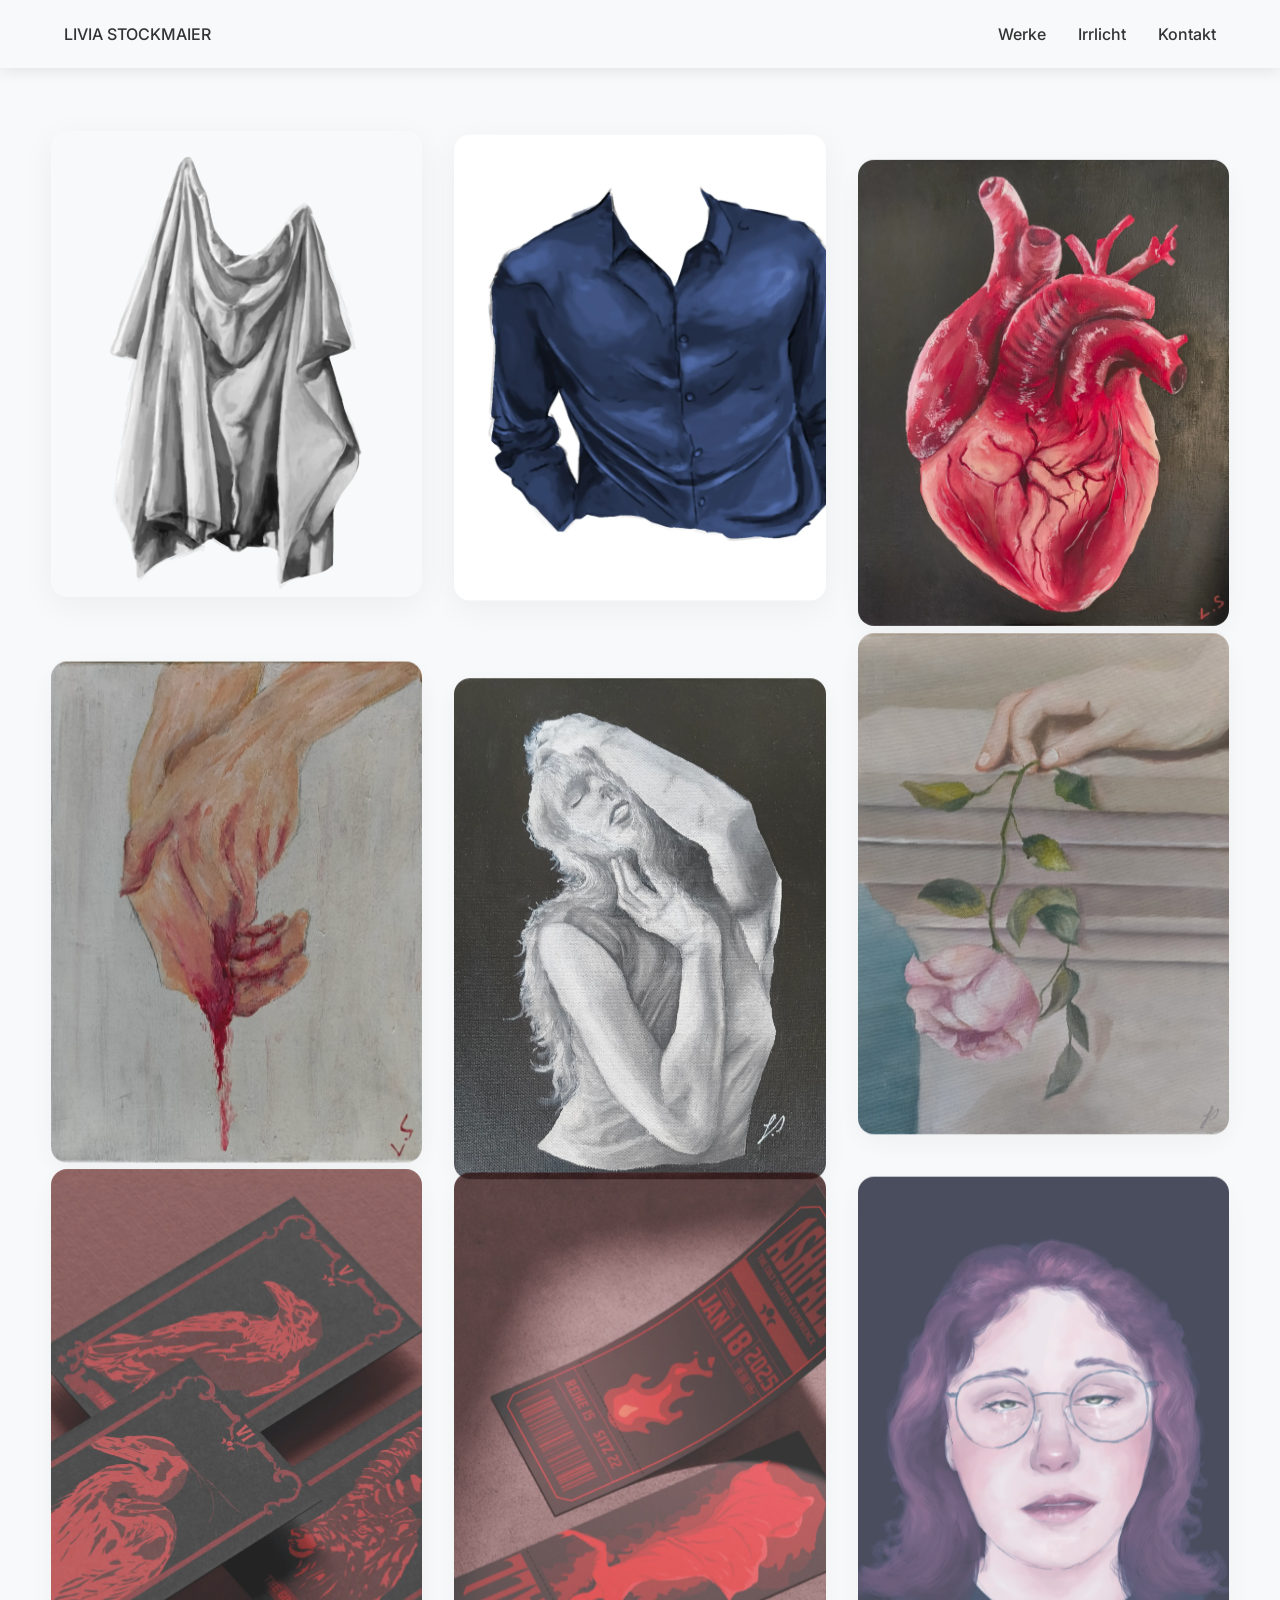
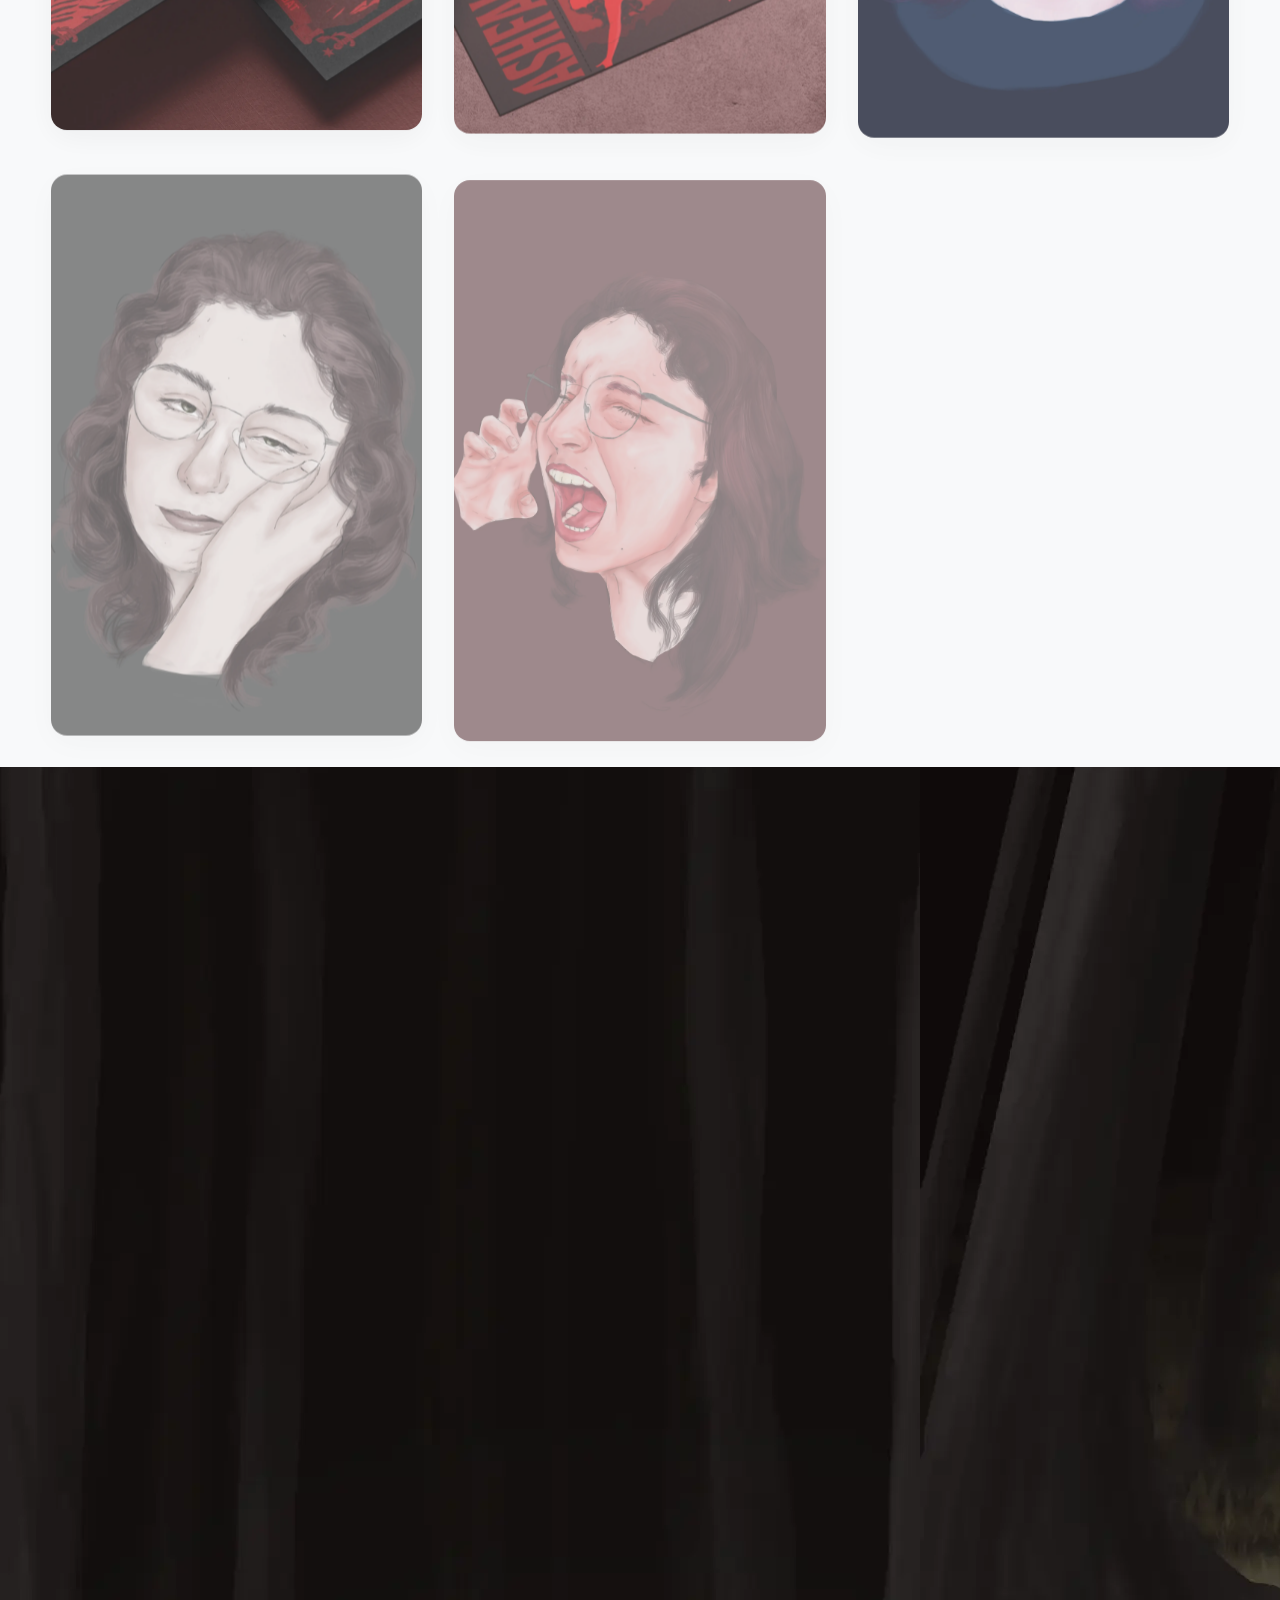
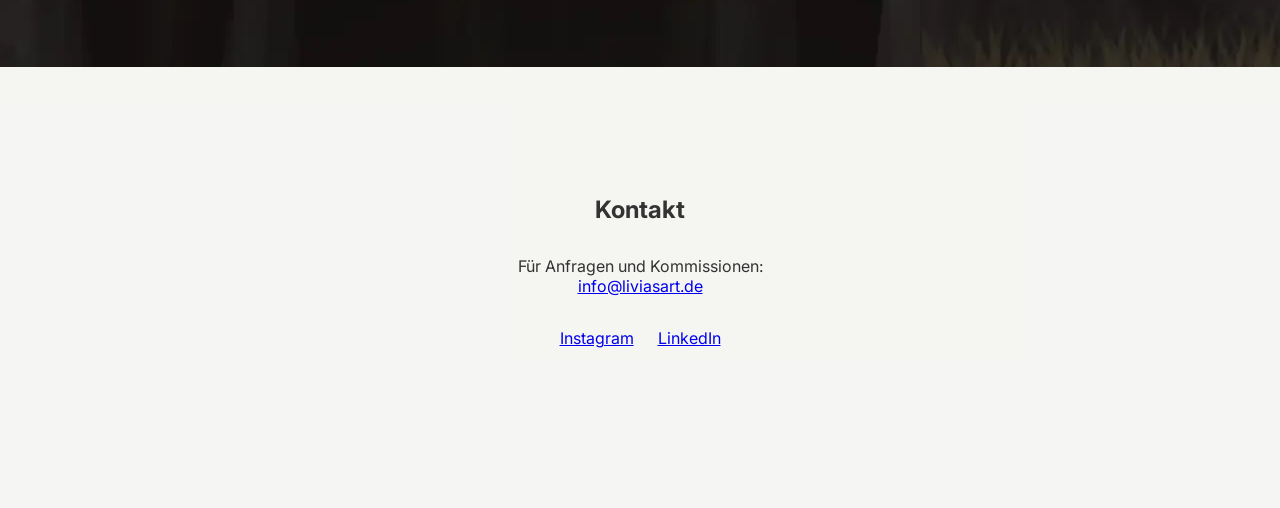
<file: index.html>
<!DOCTYPE html>
<html lang="de">
<head>
    <meta charset="UTF-8">
    <meta name="viewport" content="width=device-width, initial-scale=1.0">
    <title>Livia Stockmaier - Kunst</title>
    <link href="https://fonts.googleapis.com/css2?family=Playfair+Display:wght@400;700&family=Inter:wght@300;500;700&display=swap" rel="stylesheet">
    <link rel="stylesheet" href="https://unpkg.com/swiper/swiper-bundle.min.css">
    <link rel="stylesheet" href="styles.css">
</head>
<body>
    <nav class="floating-nav">
        <a href="#home">LIVIA STOCKMAIER</a>
        <div class="nav-links">
            <a href="#gallery">Werke</a>
            <a href="#story">Irrlicht</a>
            <a href="#contact">Kontakt</a>
        </div>
    </nav>

    <main>
        <section class="dynamic-grid" id="gallery">
            <!-- Generiert durch JavaScript -->
        </section>

        <section class="story-section" id="story">
            <div class="story-panel">
                <picture>
                    <source srcset="images/IMG_1160.webp" type="image/webp">
                    <img src="images/IMG_1160.jpg" alt="Irrlicht Geschichte Teil 1" loading="lazy">
                </picture>
            </div>
            <div class="story-panel">
                <picture>
                    <source srcset="images/IMG_1161.webp" type="image/webp">
                    <img src="images/IMG_1161.jpg" alt="Irrlicht Geschichte Teil 2" loading="lazy">
                </picture>
            </div>
            <div class="story-panel">
                <picture>
                    <source srcset="images/IMG_1162.webp" type="image/webp">
                    <img src="images/IMG_1162.jpg" alt="Irrlicht Geschichte Finale" loading="lazy">
                </picture>
            </div>
        </section>

        <section id="contact" class="contact-section">
            <h2>Kontakt</h2>
            <div class="contact-content">
                <p>Für Anfragen und Kommissionen:</p>
                <a href="mailto:info@liviasart.de">info@liviasart.de</a>
                <div class="social-links">
                    <a href="#" target="_blank">Instagram</a>
                    <a href="#" target="_blank">LinkedIn</a>
                </div>
            </div>
        </section>
    </main>

    <div class="modal">
        <div class="swiper">
            <div class="swiper-wrapper"></div>
            <div class="swiper-button-next"></div>
            <div class="swiper-button-prev"></div>
            <div class="swiper-pagination"></div>
        </div>
    </div>

    <script src="https://cdnjs.cloudflare.com/ajax/libs/gsap/3.12.2/gsap.min.js"></script>
    <script src="https://unpkg.com/swiper/swiper-bundle.min.js"></script>
    <script src="scripts.js"></script>
</body>
</html>
</file>
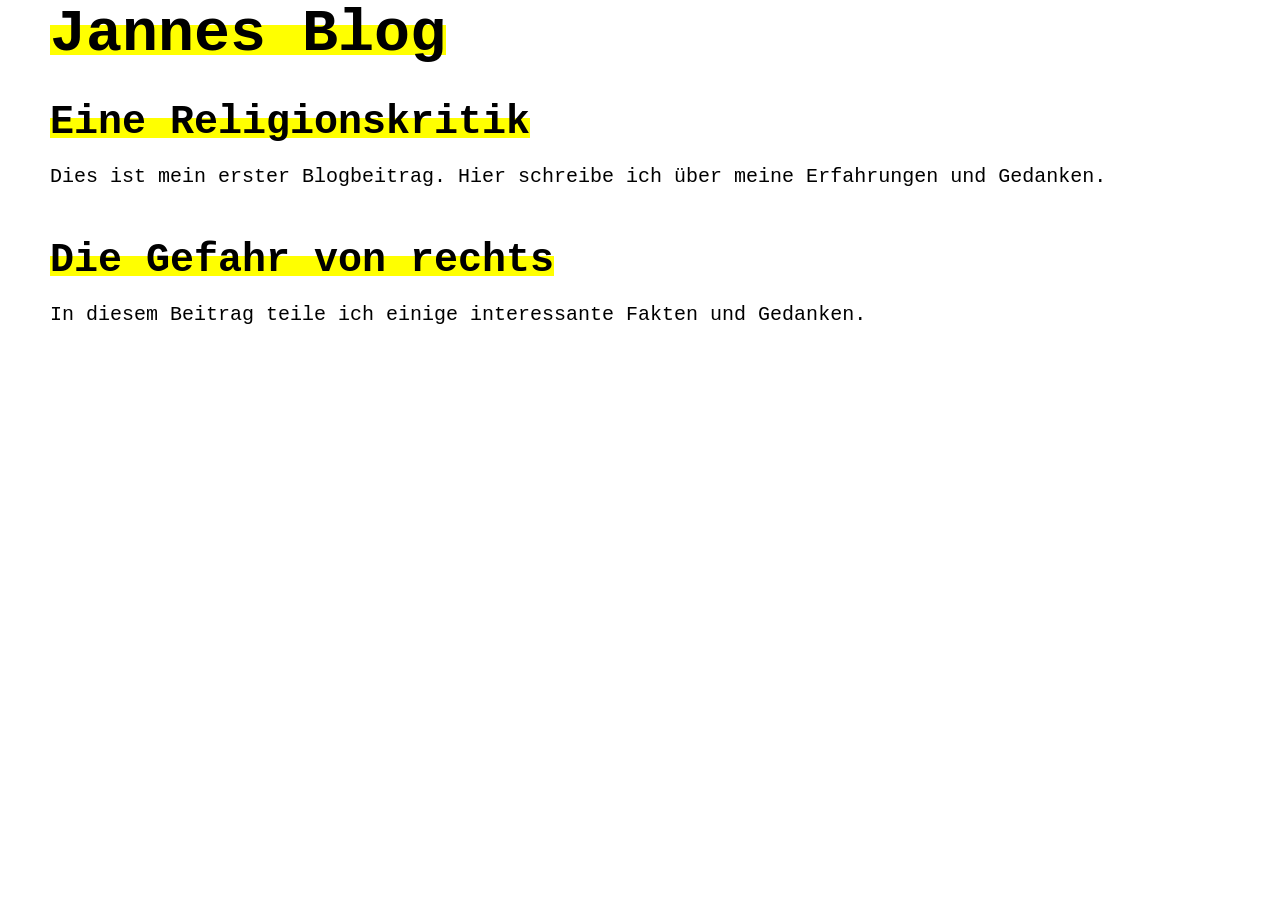
<file: blog.html>
<!DOCTYPE html>
<html>
  <head>
    <meta charset="UTF-8">
    <meta name="viewport" content="width=device-width, initial-scale=1.0">
    <title>Jannes Blog</title>
    <link rel="stylesheet" type="text/css" href="index.css">
    <link rel="apple-touch-icon" sizes="180x180" href="/favicon/apple-touch-icon.png">
    <link rel="icon" type="image/png" sizes="32x32" href="/favicon/favicon-32x32.png">
    <link rel="icon" type="image/png" sizes="16x16" href="/favicon/favicon-16x16.png">
    <link rel="manifest" href="/site.webmanifest">
  </head>
  <body>
    <div class="header">
      <h1>Jannes Blog</h1>
    </div>
    <div class="content">
    <article>
      <h2><a href="post1.html">Eine Religionskritik</a></h2>
      <p>Dies ist mein erster Blogbeitrag. Hier schreibe ich über meine Erfahrungen und Gedanken.</p>
    </article>
    <article>
      <h2><a href="post2.html">Die Gefahr von rechts</a></h2>
      <p>In diesem Beitrag teile ich einige interessante Fakten und Gedanken.</p>
    </article>
    </div>
  </body>
</html>
</file>
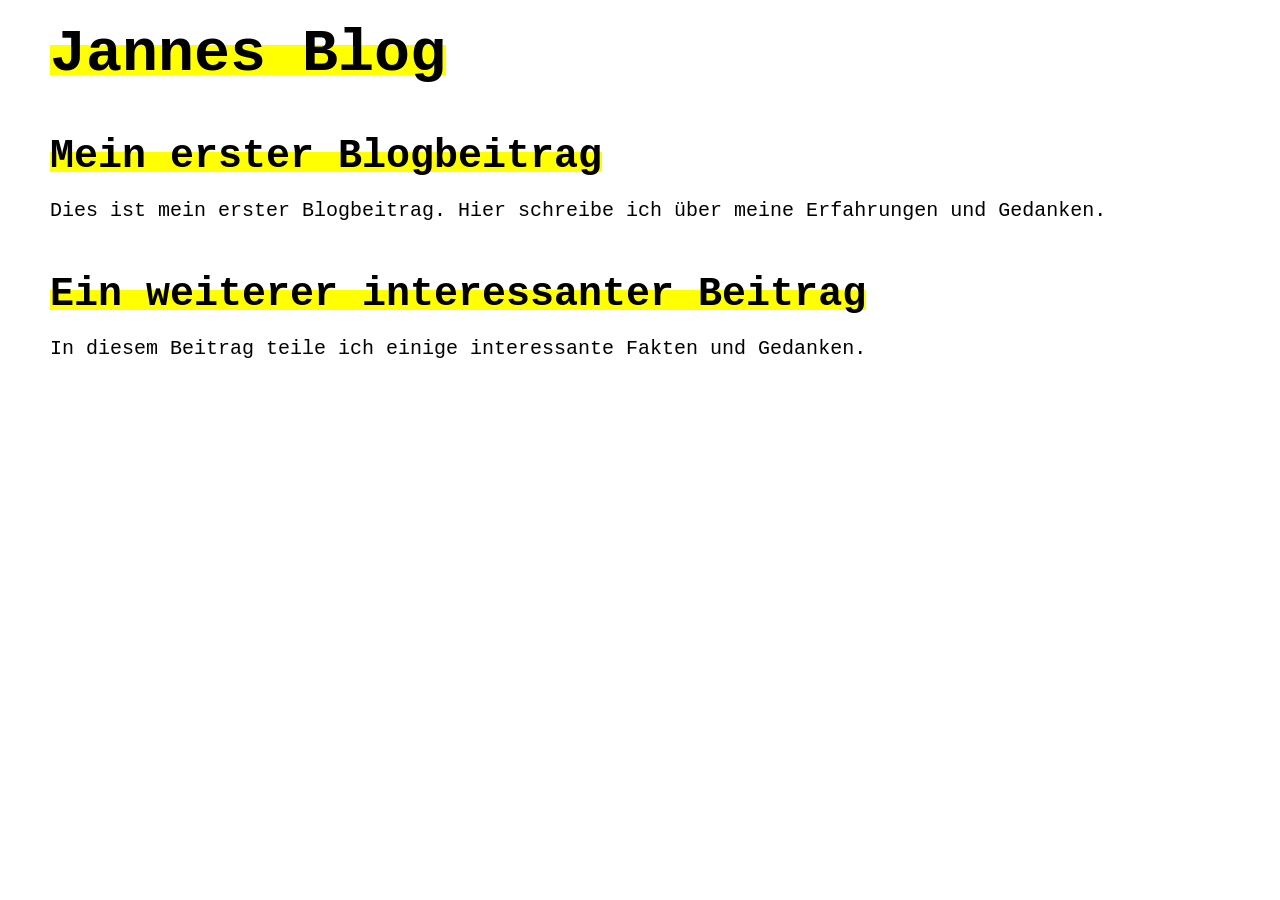
<file: homepage.html>
<!DOCTYPE html>
<html>
  <head>
    <meta charset="UTF-8">
    <meta name="viewport" content="width=device-width, initial-scale=1.0">
    <title>Jannes Blog</title>
    <link rel="stylesheet" type="text/css" href="index.css">
  </head>
  <body>
    <h1>Jannes Blog</h1>
    <br><br><br>
    <article>
      <h2><a href="post1.html">Mein erster Blogbeitrag</a></h2>
      <p>Dies ist mein erster Blogbeitrag. Hier schreibe ich über meine Erfahrungen und Gedanken.</p>
    </article>
    <article>
      <h2><a href="post2.html">Ein weiterer interessanter Beitrag</a></h2>
      <p>In diesem Beitrag teile ich einige interessante Fakten und Gedanken.</p>
    </article>
  </body>
</html>
</file>
<file: styles.css>
:root {
    --primary-white: #f8f9fa;
    --accent-gold: #c6a769;
}

* {
    margin: 0;
    padding: 0;
    box-sizing: border-box;
}

body {
    font-family: 'Inter', sans-serif;
    background: var(--primary-white);
    color: #333;
    overflow-x: hidden;
}

.floating-nav {
    position: fixed;
    top: 0;
    left: 0;
    right: 0;
    display: flex;
    justify-content: space-between;
    align-items: center;
    padding: 1.5rem 5%;
    background: rgba(248, 249, 250, 0.95);
    backdrop-filter: blur(10px);
    z-index: 1000;
    box-shadow: 0 2px 15px rgba(0, 0, 0, 0.1);
}

.floating-nav a {
    color: #333;
    text-decoration: none;
    font-weight: 500;
    transition: color 0.3s ease;
}

.floating-nav .nav-links {
    display: flex;
    gap: 2rem;
}

.floating-nav a:hover {
    color: var(--accent-gold);
}

.dynamic-grid {
    display: grid;
    grid-template-columns: repeat(auto-fit, minmax(300px, 1fr));
    gap: 2rem;
    padding: 4vw;
    margin-top: 80px;
    transition: 0.6s all cubic-bezier(0.23, 1, 0.32, 1);
}

.art-card {
    position: relative;
    border-radius: 16px;
    overflow: hidden;
    box-shadow: 0 8px 32px rgba(0,0,0,0.05);
    transition: transform 0.4s, box-shadow 0.4s;
    cursor: pointer;
}

.art-card:hover {
    transform: translateY(-8px);
    box-shadow: 0 12px 40px rgba(0,0,0,0.1);
}

.art-card img {
    width: 100%;
    height: 100%;
    object-fit: cover;
    transition: transform 0.6s cubic-bezier(0.23, 1, 0.32, 1);
}

.story-section {
    height: 100vh;
    display: flex;
    align-items: center;
    scroll-snap-type: x mandatory;
    overflow-x: scroll;
}

.story-panel {
    min-width: 100vw;
    height: 100vh;
    scroll-snap-align: start;
    padding: 4rem;
    display: flex;
    align-items: center;
    justify-content: center;
}

.modal {
    position: fixed;
    top: 0;
    left: 0;
    width: 100vw;
    height: 100vh;
    background: rgba(255,255,255,0.98);
    display: none;
    align-items: center;
    justify-content: center;
    z-index: 1000;
}

.swiper {
    width: 80%;
    height: 80%;
}

.swiper-slide {
    display: flex;
    align-items: center;
    justify-content: center;
}

.swiper-slide img {
    max-width: 100%;
    max-height: 100%;
    object-fit: contain;
}

.contact-section {
    padding: 8rem 5%;
    text-align: center;
    background: rgba(198, 167, 105, 0.05);
}

.contact-content {
    max-width: 600px;
    margin: 2rem auto;
}

.social-links {
    margin-top: 2rem;
    display: flex;
    gap: 1.5rem;
    justify-content: center;
}

@media (max-width: 768px) {
    .floating-nav {
        padding: 1rem 5%;
        flex-direction: column;
        gap: 1rem;
    }
    
    .floating-nav .nav-links {
        gap: 1.5rem;
    }
    
    .story-panel {
        padding: 2rem;
    }
}
</file>
<file: index.css>
body {
  font-family: "Courier New", Courier, monospace;
  font-size: 20px;
}
@media (min-width: 768px) {
  body {
    margin: 20px 50px 50px 50px;
  }
}
.header {
  position: fixed;
  top: 0;
  width: 100%;
  background-color: light-gray;
  height: 150px;
  z-index: 10;
}
.content {
  margin-top: 100px;
}
h1 {
  display: inline;
  position: relative;
  font-size: 3em;
  padding-bottom: 300px;
  background-image: linear-gradient(to bottom, yellow, yellow);
  background-size: 100% 0.5em;
  background-repeat: no-repeat;
  background-position: 0 25px;
}
h2 {
  font-size: 2em;
  display:inline;
  position:relative;
  background-image: linear-gradient(to bottom, yellow, yellow);
  background-size: 100% 0.5em;
  background-repeat: no-repeat;
  background-position: 0 18px;
}
a {
  text-decoration:none;
  color:black;
}
article {
  margin-bottom:50px;
}
</file>
